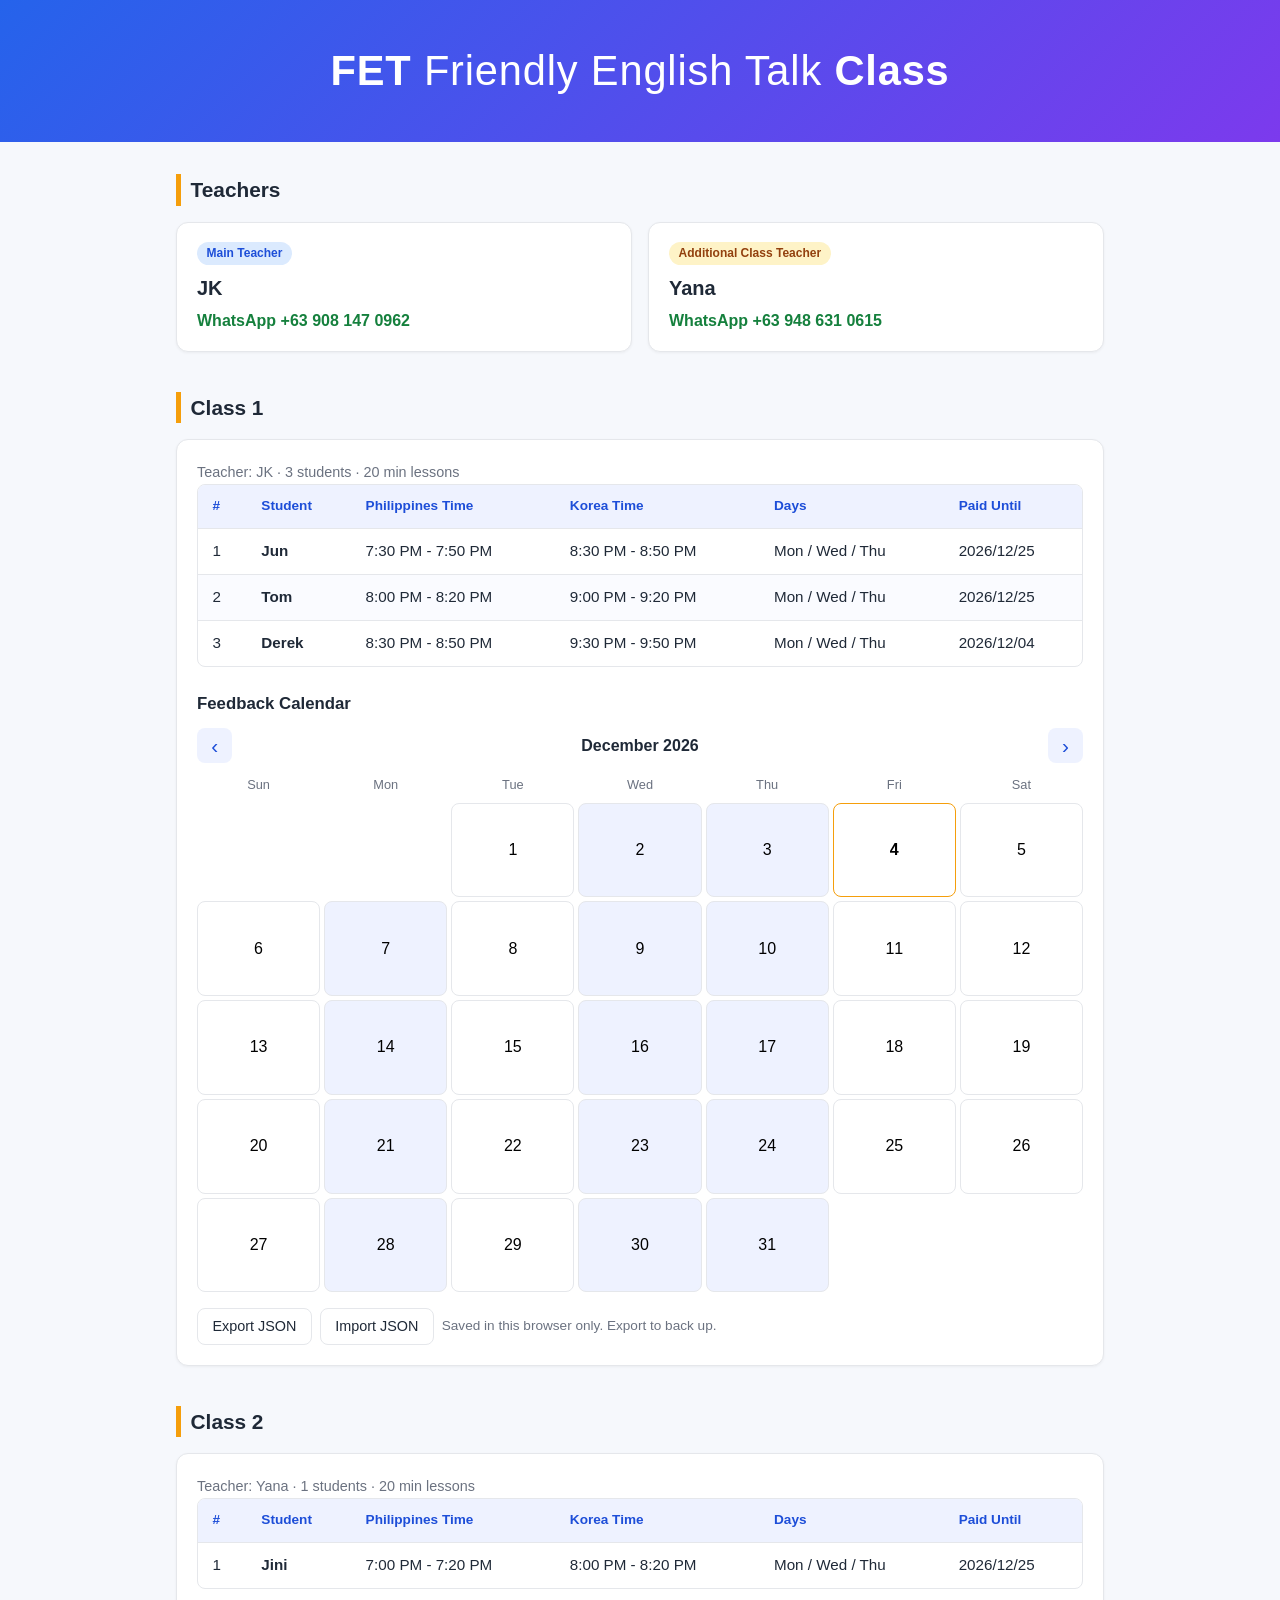
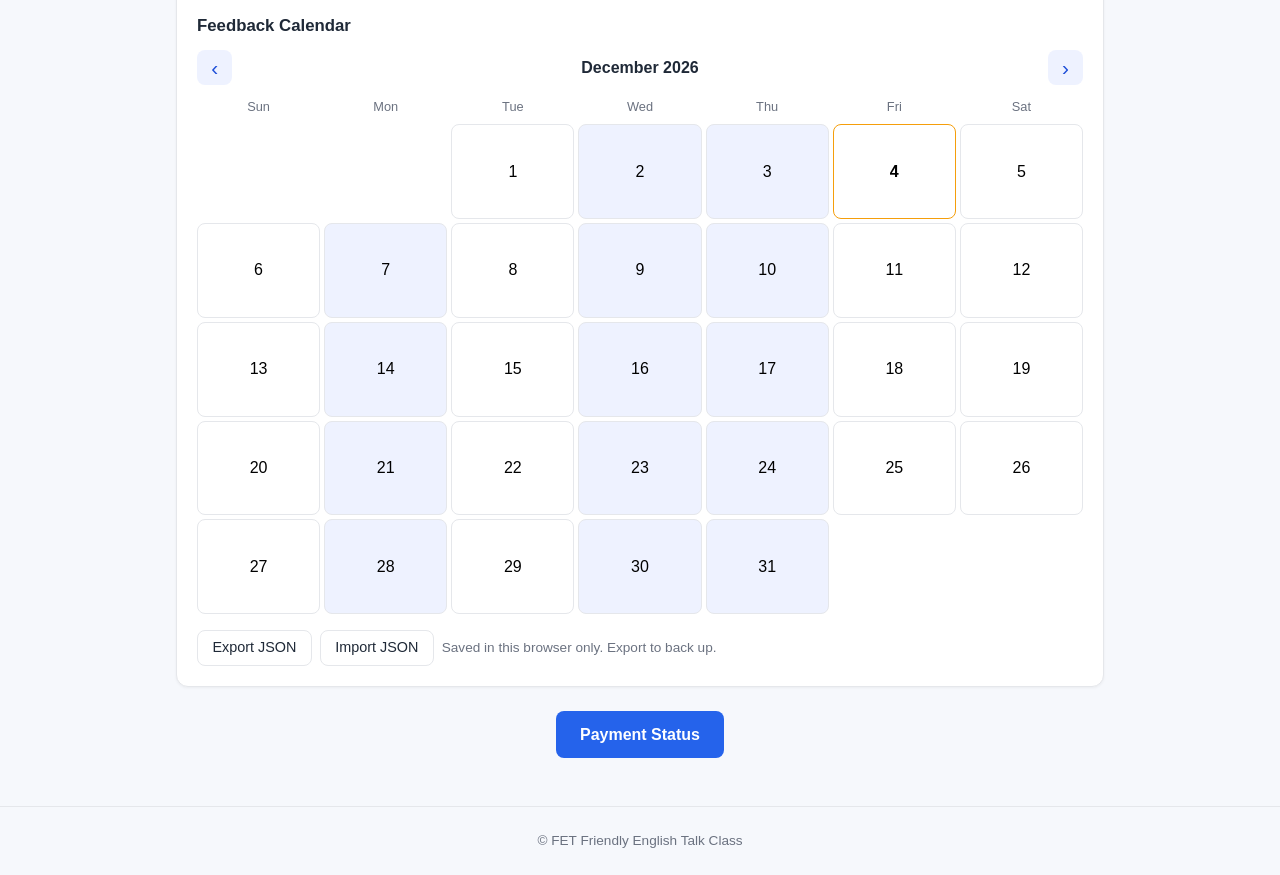
<file: index.html>
<!DOCTYPE html>
<html lang="en">
<head>
  <meta charset="UTF-8">
  <meta name="viewport" content="width=device-width, initial-scale=1">
  <title>FET Friendly English Talk Class</title>
  <link rel="stylesheet" href="css/style.css">
</head>
<body>
  <header class="site-header">
    <h1>FET <span>Friendly English Talk</span> Class</h1>
  </header>

  <main>
    <section class="teachers" aria-labelledby="teachers-title">
      <h2 id="teachers-title">Teachers</h2>
      <ul class="teacher-list">
        <li class="teacher-card">
          <span class="badge">Main Teacher</span>
          <h3>JK</h3>
          <a href="https://wa.me/639081470962" target="_blank" rel="noopener">
            WhatsApp +63 908 147 0962
          </a>
        </li>
        <li class="teacher-card">
          <span class="badge badge-sub">Additional Class Teacher</span>
          <h3>Yana</h3>
          <a href="https://wa.me/639486310615" target="_blank" rel="noopener">
            WhatsApp +63 948 631 0615
          </a>
        </li>
      </ul>
    </section>

    <section class="classes" aria-labelledby="class1-title">
      <h2 id="class1-title">Class 1</h2>

      <article class="class-card" id="class-1" data-class="class1">
        <p class="meta">Teacher: JK &middot; <span data-count>3</span> students &middot; 20 min lessons</p>

        <div class="table-wrap">
          <table class="schedule">
            <thead>
              <tr>
                <th>#</th>
                <th>Student</th>
                <th>Philippines Time</th>
                <th>Korea Time</th>
                <th>Days</th>
                <th>Paid Until</th>
              </tr>
            </thead>
            <tbody data-class="class1"></tbody>
          </table>
        </div>

        <div class="feedback" data-class="class1"></div>
      </article>
    </section>

    <section class="classes" aria-labelledby="class2-title">
      <h2 id="class2-title">Class 2</h2>

      <article class="class-card" id="class-2" data-class="class2">
        <p class="meta">Teacher: Yana &middot; <span data-count>1</span> students &middot; 20 min lessons</p>

        <div class="table-wrap">
          <table class="schedule">
            <thead>
              <tr>
                <th>#</th>
                <th>Student</th>
                <th>Philippines Time</th>
                <th>Korea Time</th>
                <th>Days</th>
                <th>Paid Until</th>
              </tr>
            </thead>
            <tbody data-class="class2"></tbody>
          </table>
        </div>

        <div class="feedback" data-class="class2"></div>
      </article>
    </section>

    <div class="payment-link">
      <a class="btn" href="payment.html">Payment Status</a>
    </div>
  </main>

  <footer class="site-footer">
    &copy; FET Friendly English Talk Class
  </footer>

  <script src="js/main.js"></script>
  <script src="js/feedback.js"></script>
</body>
</html>
</file>
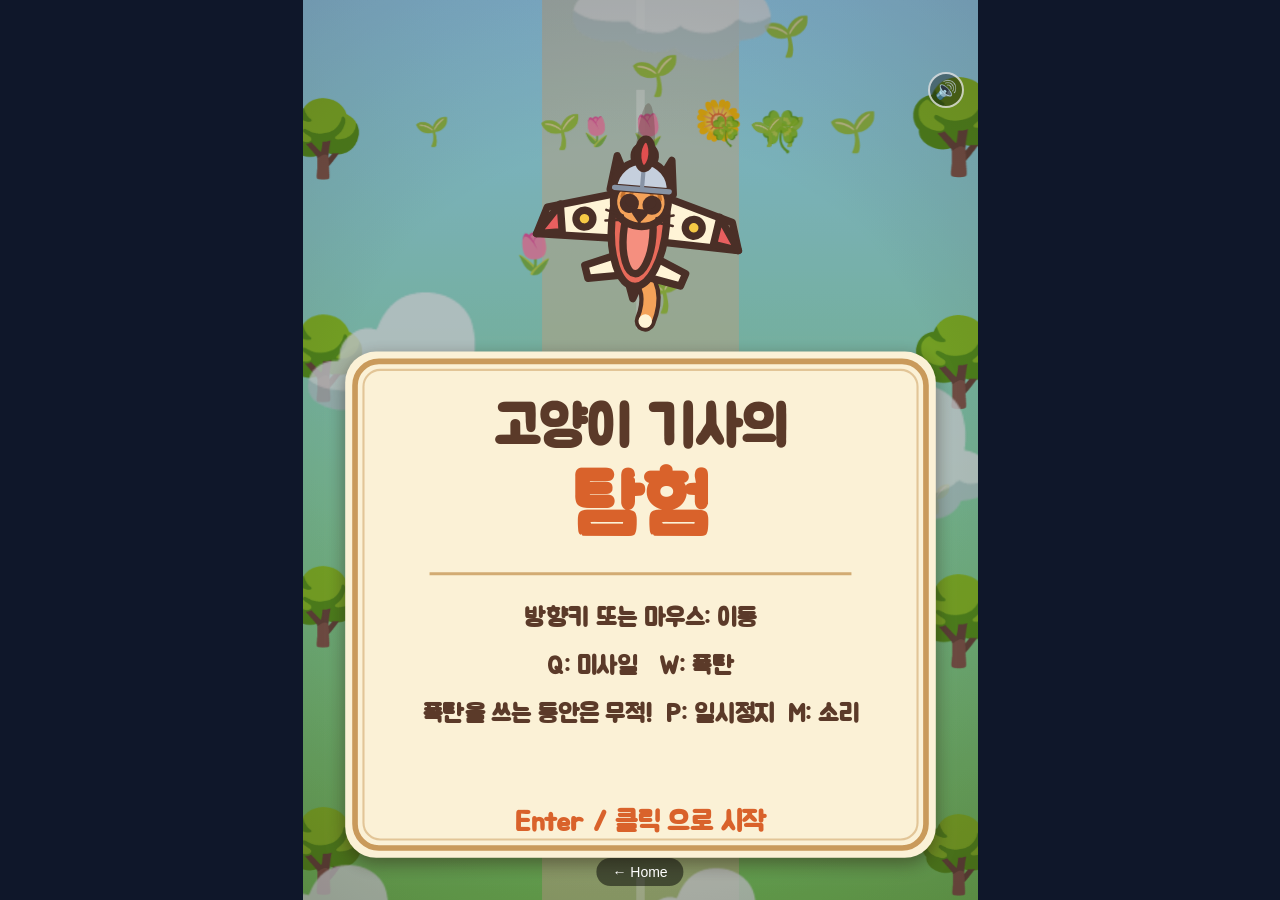
<file: ch/index.html>
<!DOCTYPE html>
<html lang="ko">
<head>
  <meta charset="UTF-8">
  <meta name="viewport" content="width=device-width, initial-scale=1, maximum-scale=1, user-scalable=no, viewport-fit=cover">
  <title>고양이 기사의 탐험</title>
  <link rel="preconnect" href="https://fonts.googleapis.com">
  <link rel="preconnect" href="https://fonts.gstatic.com" crossorigin>
  <link href="https://fonts.googleapis.com/css2?family=Jua&display=swap" rel="stylesheet">
  <link rel="stylesheet" href="style.css">
</head>
<body>
  <div id="stage" data-state="title">
    <canvas id="game"></canvas>

    <a class="home" href="../index.html">&larr; Home</a>
    <button id="btnMute" type="button" aria-label="소리 켜기/끄기">&#128266;</button>

    <div id="touch">
      <div id="stick"><div id="knob"></div></div>
      <button id="btnPause" type="button" aria-label="일시정지">&#9208;</button>
      <button id="btnBomb" type="button" aria-label="폭탄">&#128163;</button>
      <button id="btnMissile" type="button" aria-label="미사일">&#128640;</button>
    </div>
  </div>

  <script src="chapters.js"></script>
  <script src="art.js"></script>
  <script src="audio.js"></script>
  <script src="game.js"></script>
</body>
</html>
</file>
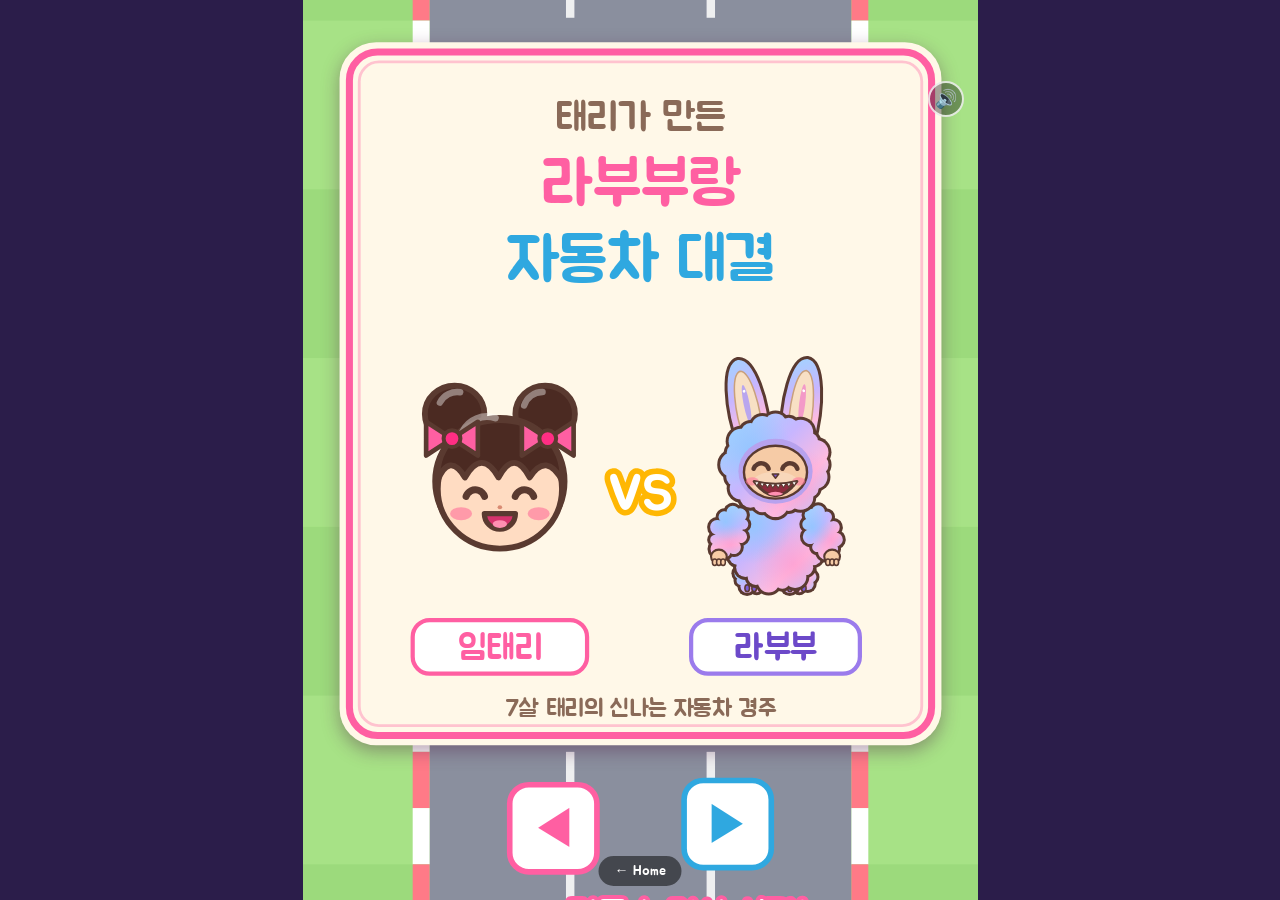
<file: tr/index.html>
<!DOCTYPE html>
<html lang="ko">
<head>
  <meta charset="UTF-8">
  <meta name="viewport" content="width=device-width, initial-scale=1, maximum-scale=1, user-scalable=no, viewport-fit=cover">
  <title>태리가 만든 라부부랑 자동차 대결</title>
  <link rel="preconnect" href="https://fonts.googleapis.com">
  <link rel="preconnect" href="https://fonts.gstatic.com" crossorigin>
  <link href="https://fonts.googleapis.com/css2?family=Jua&display=swap" rel="stylesheet">
  <link rel="stylesheet" href="style.css">
</head>
<body>
  <div id="stage" data-state="title">
    <canvas id="game"></canvas>

    <a class="home" href="../index.html">&larr; Home</a>
    <button id="btnMute" type="button" aria-label="소리 켜기/끄기">&#128266;</button>

    <div id="touch">
      <button id="btnLeft" type="button" aria-label="왼쪽">&#9664;</button>
      <button id="btnRight" type="button" aria-label="오른쪽">&#9654;</button>
    </div>
  </div>

  <script src="sound.js"></script>
  <script src="game.js"></script>
</body>
</html>
</file>
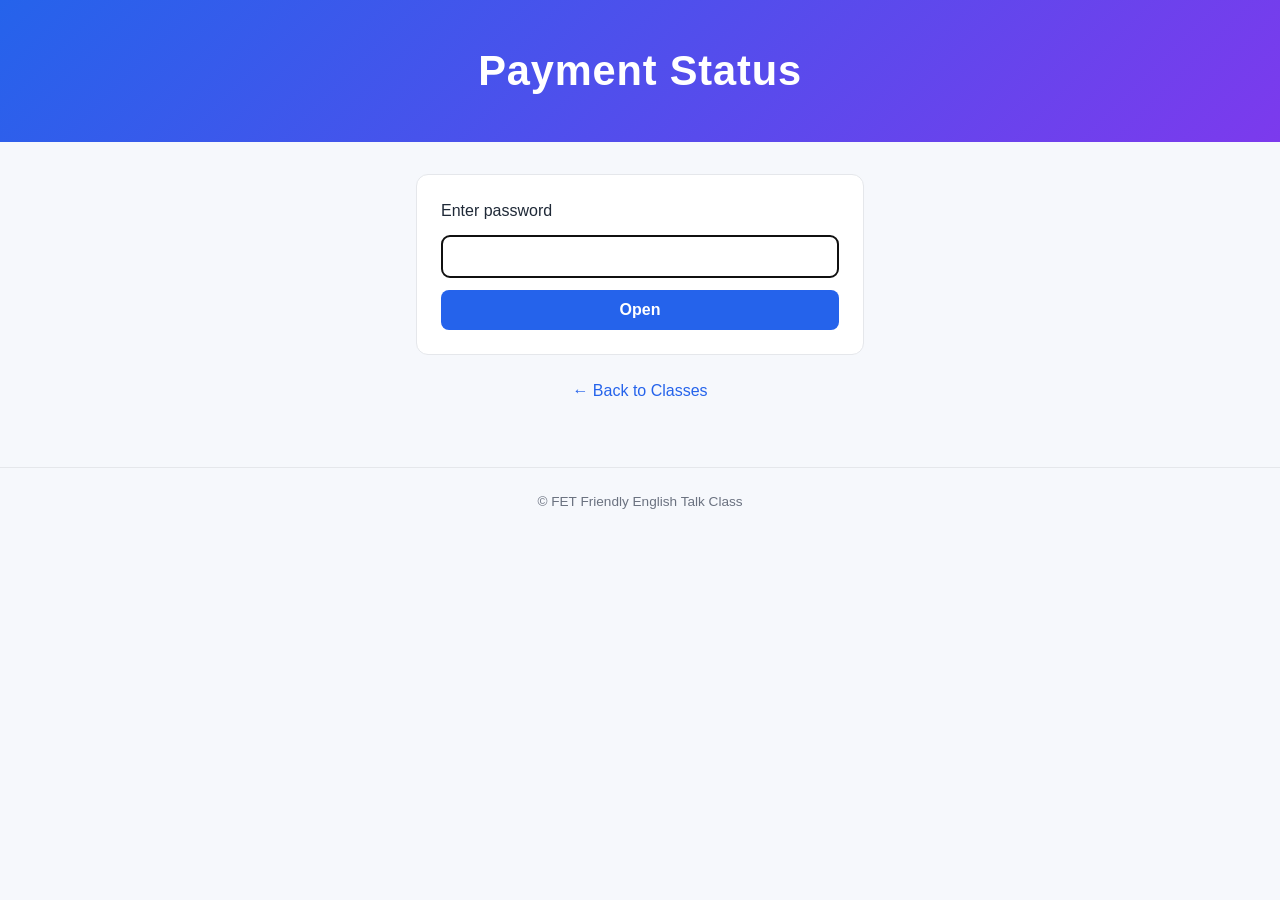
<file: payment.html>
<!DOCTYPE html>
<html lang="en">
<head>
  <meta charset="UTF-8">
  <meta name="viewport" content="width=device-width, initial-scale=1">
  <title>Payment Status - FET Friendly English Talk Class</title>
  <link rel="stylesheet" href="css/style.css">
</head>
<body>
  <header class="site-header">
    <h1>Payment Status</h1>
  </header>

  <main class="narrow">
    <form id="lock" class="lock-box">
      <label for="pw">Enter password</label>
      <input id="pw" type="password" inputmode="numeric" autocomplete="off" autofocus>
      <button class="btn" type="submit">Open</button>
      <p id="error" class="error" role="alert" hidden>Wrong password.</p>
    </form>

    <section id="content" aria-labelledby="payment-title" hidden>
      <h2 id="payment-title">Payment</h2>
      <dl class="payment-list" id="payment-list"></dl>
    </section>

    <p class="back"><a href="index.html">&larr; Back to Classes</a></p>
  </main>

  <footer class="site-footer">
    &copy; FET Friendly English Talk Class
  </footer>

  <script src="js/payment.js"></script>
</body>
</html>
</file>
<file: css/style.css>
:root {
  --bg: #f6f8fc;
  --card: #ffffff;
  --text: #1f2937;
  --muted: #6b7280;
  --primary: #2563eb;
  --primary-dark: #1d4ed8;
  --accent: #f59e0b;
  --border: #e5e7eb;
}

* { box-sizing: border-box; }

[hidden] { display: none !important; }

body {
  margin: 0;
  font-family: -apple-system, BlinkMacSystemFont, "Segoe UI", Roboto, "Noto Sans KR", sans-serif;
  background: var(--bg);
  color: var(--text);
  line-height: 1.5;
}

.site-header {
  background: linear-gradient(135deg, var(--primary), #7c3aed);
  color: #fff;
  text-align: center;
  padding: 2.5rem 1rem;
}

.site-header h1 {
  margin: 0;
  font-size: clamp(1.6rem, 5vw, 2.6rem);
  letter-spacing: 0.02em;
}

.site-header h1 span { font-weight: 400; }

main {
  max-width: 960px;
  margin: 0 auto;
  padding: 2rem 1rem 3rem;
}

h2 {
  margin: 0 0 1rem;
  font-size: 1.3rem;
  border-left: 5px solid var(--accent);
  padding-left: 0.6rem;
}

section + section { margin-top: 2.5rem; }

/* Teachers */
.teacher-list {
  list-style: none;
  margin: 0;
  padding: 0;
  display: grid;
  grid-template-columns: repeat(auto-fit, minmax(240px, 1fr));
  gap: 1rem;
}

.teacher-card {
  background: var(--card);
  border: 1px solid var(--border);
  border-radius: 12px;
  padding: 1.1rem 1.25rem;
  box-shadow: 0 1px 3px rgba(0, 0, 0, 0.05);
}

.teacher-card h3 { margin: 0.5rem 0 0.4rem; font-size: 1.25rem; }

.teacher-card a {
  color: #15803d;
  font-weight: 600;
  text-decoration: none;
}

.teacher-card a:hover { text-decoration: underline; }

.badge {
  display: inline-block;
  font-size: 0.75rem;
  font-weight: 600;
  padding: 0.15rem 0.6rem;
  border-radius: 999px;
  background: #dbeafe;
  color: var(--primary-dark);
}

.badge-sub { background: #fef3c7; color: #92400e; }

/* Classes */
.class-card {
  background: var(--card);
  border: 1px solid var(--border);
  border-radius: 12px;
  padding: 1.25rem;
  box-shadow: 0 1px 3px rgba(0, 0, 0, 0.05);
}

.class-card + .class-card { margin-top: 1.5rem; }

.class-head {
  display: flex;
  flex-wrap: wrap;
  align-items: center;
  justify-content: space-between;
  gap: 0.75rem;
  margin-bottom: 1rem;
}

.class-head h3 { margin: 0; font-size: 1.3rem; }
.meta { margin: 0.15rem 0 0; color: var(--muted); font-size: 0.9rem; }

.table-wrap {
  border: 1px solid var(--border);
  border-radius: 8px;
  overflow-x: auto;
}

.schedule {
  width: 100%;
  border-collapse: collapse;
  font-size: 0.95rem;
}

.schedule th,
.schedule td {
  padding: 0.7rem 0.9rem;
  text-align: left;
  white-space: nowrap;
  border-bottom: 1px solid var(--border);
}

.schedule thead th {
  background: #eef2ff;
  color: var(--primary-dark);
  font-size: 0.85rem;
}

.schedule tbody tr:last-child td { border-bottom: 0; }
.schedule tbody tr:nth-child(even) { background: #fafbff; }
.schedule tbody td:nth-child(2) { font-weight: 600; }

/* Feedback calendar */
.feedback { margin-top: 1.5rem; }
.feedback-title { margin: 0 0 0.75rem; font-size: 1.05rem; }

.cal-nav {
  display: flex;
  align-items: center;
  justify-content: space-between;
  margin-bottom: 0.5rem;
}

.cal-btn {
  background: #eef2ff;
  color: var(--primary-dark);
  border: 0;
  border-radius: 8px;
  width: 2.2rem;
  height: 2.2rem;
  font-size: 1.3rem;
  cursor: pointer;
}

.cal-btn:hover { background: #dbe4ff; }

.cal-grid {
  display: grid;
  grid-template-columns: repeat(7, 1fr);
  gap: 4px;
}

.cal-dow {
  text-align: center;
  font-size: 0.8rem;
  color: var(--muted);
  padding: 0.25rem 0;
}

.cal-day {
  position: relative;
  aspect-ratio: 1.3;
  min-height: 2.4rem;
  background: var(--card);
  border: 1px solid var(--border);
  border-radius: 8px;
  font: inherit;
  cursor: pointer;
}

.cal-day:hover { border-color: var(--primary); }
.cal-day.is-class { background: #eef2ff; }
.cal-day.is-today { font-weight: 700; border-color: var(--accent); }
.cal-day.is-selected { background: var(--primary); border-color: var(--primary); color: #fff; }

.cal-day.has-feedback::after {
  content: "";
  position: absolute;
  bottom: 4px;
  left: 50%;
  width: 6px;
  height: 6px;
  margin-left: -3px;
  border-radius: 50%;
  background: #16a34a;
}

.cal-day.is-selected.has-feedback::after { background: #fff; }

.fb-panel {
  margin-top: 1rem;
  padding: 1rem;
  border: 1px solid var(--border);
  border-radius: 8px;
  background: #fafbff;
}

.fb-date { margin: 0 0 0.75rem; font-size: 1rem; }
.fb-field { display: block; margin-bottom: 0.75rem; }
.fb-name { display: block; font-weight: 600; font-size: 0.9rem; margin-bottom: 0.2rem; }

.fb-field textarea {
  width: 100%;
  font: inherit;
  padding: 0.5rem 0.7rem;
  border: 1px solid var(--border);
  border-radius: 8px;
  resize: vertical;
}

.fb-actions, .fb-tools {
  display: flex;
  flex-wrap: wrap;
  align-items: center;
  gap: 0.5rem;
}

.fb-tools { margin-top: 1rem; }
.fb-hint, .fb-status { color: var(--muted); font-size: 0.85rem; }
.fb-status { color: #16a34a; }
.fb-status.is-error { color: #dc2626; }

.btn-small {
  background: #fff;
  color: var(--text);
  border: 1px solid var(--border);
  border-radius: 8px;
  padding: 0.4rem 0.9rem;
  font: inherit;
  font-size: 0.9rem;
  cursor: pointer;
}

.btn-small:hover { border-color: var(--primary); }
.btn-primary { background: var(--primary); border-color: var(--primary); color: #fff; }
.btn-primary:hover { background: var(--primary-dark); }
.btn-danger { color: #dc2626; }

.site-footer {
  text-align: center;
  color: var(--muted);
  font-size: 0.85rem;
  padding: 1.5rem 1rem;
  border-top: 1px solid var(--border);
}

@media (max-width: 600px) {
  .schedule thead { display: none; }
  .schedule, .schedule tbody, .schedule tr, .schedule td { display: block; width: 100%; }
  .schedule tbody tr { padding: 0.5rem 0; border-bottom: 1px solid var(--border); }
  .schedule tbody tr:last-child { border-bottom: 0; }
  .schedule td { display: flex; justify-content: space-between; gap: 1rem; border: 0; padding: 0.3rem 0.9rem; }
  .schedule td::before { content: attr(data-label); color: var(--muted); font-size: 0.85rem; }
}

/* Payment */
.payment-link { margin-top: 1.5rem; text-align: center; }

.btn {
  display: inline-block;
  background: var(--primary);
  color: #fff;
  border: 0;
  cursor: pointer;
  text-decoration: none;
  font-weight: 600;
  font-size: 1rem;
  padding: 0.7rem 1.5rem;
  border-radius: 8px;
}

.btn:hover { background: var(--primary-dark); }

main.narrow { max-width: 480px; }

.lock-box {
  background: var(--card);
  border: 1px solid var(--border);
  border-radius: 12px;
  padding: 1.5rem;
  display: flex;
  flex-direction: column;
  gap: 0.75rem;
}

.lock-box input {
  font-size: 1.1rem;
  padding: 0.6rem 0.8rem;
  border: 1px solid var(--border);
  border-radius: 8px;
}

.error { margin: 0; color: #dc2626; font-size: 0.9rem; }

.payment-list {
  margin: 0;
  background: var(--card);
  border: 1px solid var(--border);
  border-radius: 12px;
  padding: 1.25rem 1.5rem;
}

.payment-list dt { color: var(--muted); font-size: 0.9rem; }
.payment-list dd { margin: 0.1rem 0 1rem; font-size: 1.6rem; font-weight: 700; }
.payment-list dd:last-child { margin-bottom: 0; }

.back { text-align: center; margin-top: 1.5rem; }
.back a { color: var(--primary); text-decoration: none; }
</file>
<file: ch/style.css>
html, body {
  margin: 0;
  height: 100%;
  background: #0f172a;
  overflow: hidden;
  overscroll-behavior: none;
  font-family: -apple-system, BlinkMacSystemFont, "Segoe UI", Roboto, "Noto Sans KR", sans-serif;
}

body {
  display: flex;
  align-items: center;
  justify-content: center;
}

#stage {
  position: relative;
  background: #000;
  touch-action: none;
  user-select: none;
  -webkit-user-select: none;
  -webkit-touch-callout: none;
}

#game {
  position: absolute;
  inset: 0;
  width: 100%;
  height: 100%;
  display: block;
}

#stage[data-state="play"] #game { cursor: none; }

.home {
  position: absolute;
  left: 50%;
  bottom: 14px;
  transform: translateX(-50%);
  display: none;
  padding: 6px 16px;
  border-radius: 999px;
  background: rgba(0, 0, 0, 0.5);
  color: #fff;
  font-size: 14px;
  text-decoration: none;
}

#stage[data-state="title"] .home,
#stage[data-state="gameover"] .home,
#stage[data-state="end"] .home { display: block; }

/* 모바일 터치 컨트롤 (터치 기기에서 플레이 중에만 표시) */
#touch {
  position: absolute;
  inset: 0;
  display: none;
  pointer-events: none;
}

#stage.touch[data-state="play"] #touch { display: block; }

#touch > * { pointer-events: auto; }

#stick {
  position: absolute;
  left: 4%;
  bottom: 3%;
  width: 28%;
  aspect-ratio: 1;
  border-radius: 50%;
  background: rgba(255, 255, 255, 0.18);
  border: 2px solid rgba(255, 255, 255, 0.5);
  touch-action: none;
}

#knob {
  position: absolute;
  left: 50%;
  top: 50%;
  width: 46%;
  height: 46%;
  margin: -23% 0 0 -23%;
  border-radius: 50%;
  background: rgba(255, 255, 255, 0.6);
  border: 2px solid #fff;
}

#touch button {
  position: absolute;
  border-radius: 50%;
  border: 2px solid rgba(255, 255, 255, 0.7);
  color: #fff;
  background: rgba(255, 255, 255, 0.2);
  font-size: 0;
  touch-action: none;
  -webkit-tap-highlight-color: transparent;
}

#touch button::first-letter { font-size: 28px; }

#btnMissile {
  right: 4%;
  bottom: 3%;
  width: 24%;
  aspect-ratio: 1;
  background: rgba(239, 68, 68, 0.35) !important;
}

#btnBomb {
  right: 30%;
  bottom: 3%;
  width: 18%;
  aspect-ratio: 1;
  background: rgba(59, 130, 246, 0.35) !important;
}

#btnPause {
  right: 2%;
  top: 7%;
  width: 11%;
  aspect-ratio: 1;
}

#btnMissile:active, #btnBomb:active { filter: brightness(1.6); }

/* 소리 켜기/끄기 버튼 */
#btnMute {
  position: absolute;
  right: 2%;
  top: 8%;
  width: 36px;
  height: 36px;
  padding: 0;
  border-radius: 50%;
  border: 2px solid rgba(255, 255, 255, 0.7);
  background: rgba(0, 0, 0, 0.35);
  font-size: 18px;
  line-height: 1;
  color: #fff;
  cursor: pointer;
  -webkit-tap-highlight-color: transparent;
}

#stage.touch[data-state="play"] #btnMute { right: 15%; top: 7.5%; }
</file>
<file: tr/style.css>
html, body {
  margin: 0;
  height: 100%;
  background: #2b1d4a;
  overflow: hidden;
  overscroll-behavior: none;
  font-family: "Jua", -apple-system, BlinkMacSystemFont, "Segoe UI", Roboto, "Noto Sans KR", sans-serif;
}

body {
  display: flex;
  align-items: center;
  justify-content: center;
}

#stage {
  position: relative;
  background: #000;
  touch-action: none;
  user-select: none;
  -webkit-user-select: none;
  -webkit-touch-callout: none;
}

#game {
  position: absolute;
  inset: 0;
  width: 100%;
  height: 100%;
  display: block;
}

.home {
  position: absolute;
  left: 50%;
  bottom: 14px;
  transform: translateX(-50%);
  display: none;
  padding: 6px 16px;
  border-radius: 999px;
  background: rgba(0, 0, 0, 0.5);
  color: #fff;
  font-size: 14px;
  text-decoration: none;
}

#stage[data-state="title"] .home,
#stage[data-state="result"] .home,
#stage[data-state="ending"] .home { display: block; }

/* 소리 켜기/끄기 */
#btnMute {
  position: absolute;
  right: 2%;
  top: 9%;
  width: 36px;
  height: 36px;
  padding: 0;
  border-radius: 50%;
  border: 2px solid rgba(255, 255, 255, 0.8);
  background: rgba(0, 0, 0, 0.35);
  font-size: 18px;
  line-height: 1;
  color: #fff;
  cursor: pointer;
  -webkit-tap-highlight-color: transparent;
}

/* 모바일 좌우 버튼: 어린이 손가락으로 누르기 쉽게 아주 크게 */
#touch {
  position: absolute;
  left: 0;
  right: 0;
  bottom: 0;
  height: 19%;
  display: none;
  pointer-events: none;
}

#stage.touch[data-state="race"] #touch,
#stage.touch[data-state="count"] #touch,
#stage.touch[data-state="paused"] #touch { display: block; }

#touch button {
  position: absolute;
  bottom: 3%;
  width: 47%;
  height: 88%;
  border-radius: 28px;
  border: 4px solid rgba(255, 255, 255, 0.9);
  color: #fff;
  font-size: 15vmin;
  line-height: 1;
  padding: 0;
  pointer-events: auto;
  touch-action: none;
  -webkit-tap-highlight-color: transparent;
  box-shadow: 0 6px 0 rgba(0, 0, 0, 0.25);
}

#btnLeft { left: 2%; background: rgba(255, 105, 180, 0.55); }
#btnRight { right: 2%; background: rgba(70, 200, 255, 0.55); }
#touch button:active, #touch button.down { filter: brightness(1.35); transform: translateY(3px); box-shadow: 0 3px 0 rgba(0, 0, 0, 0.25); }
</file>
